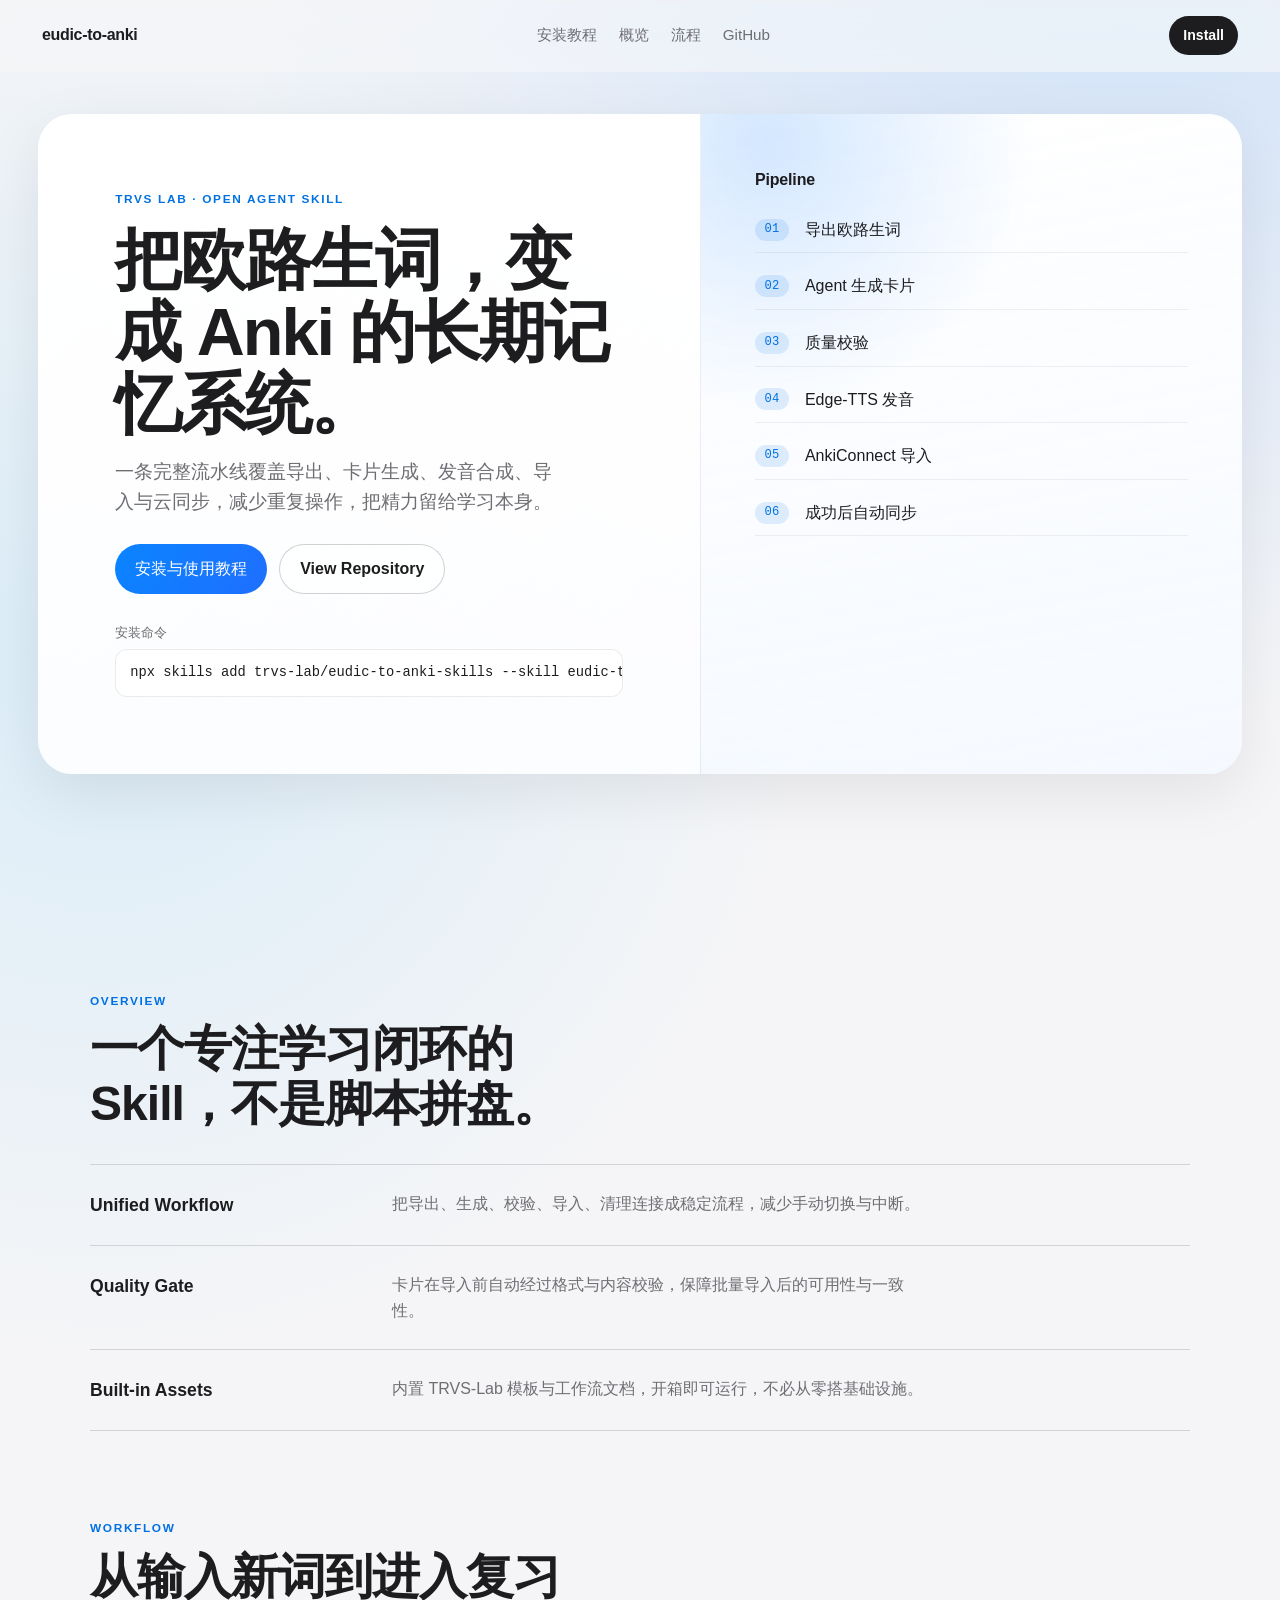
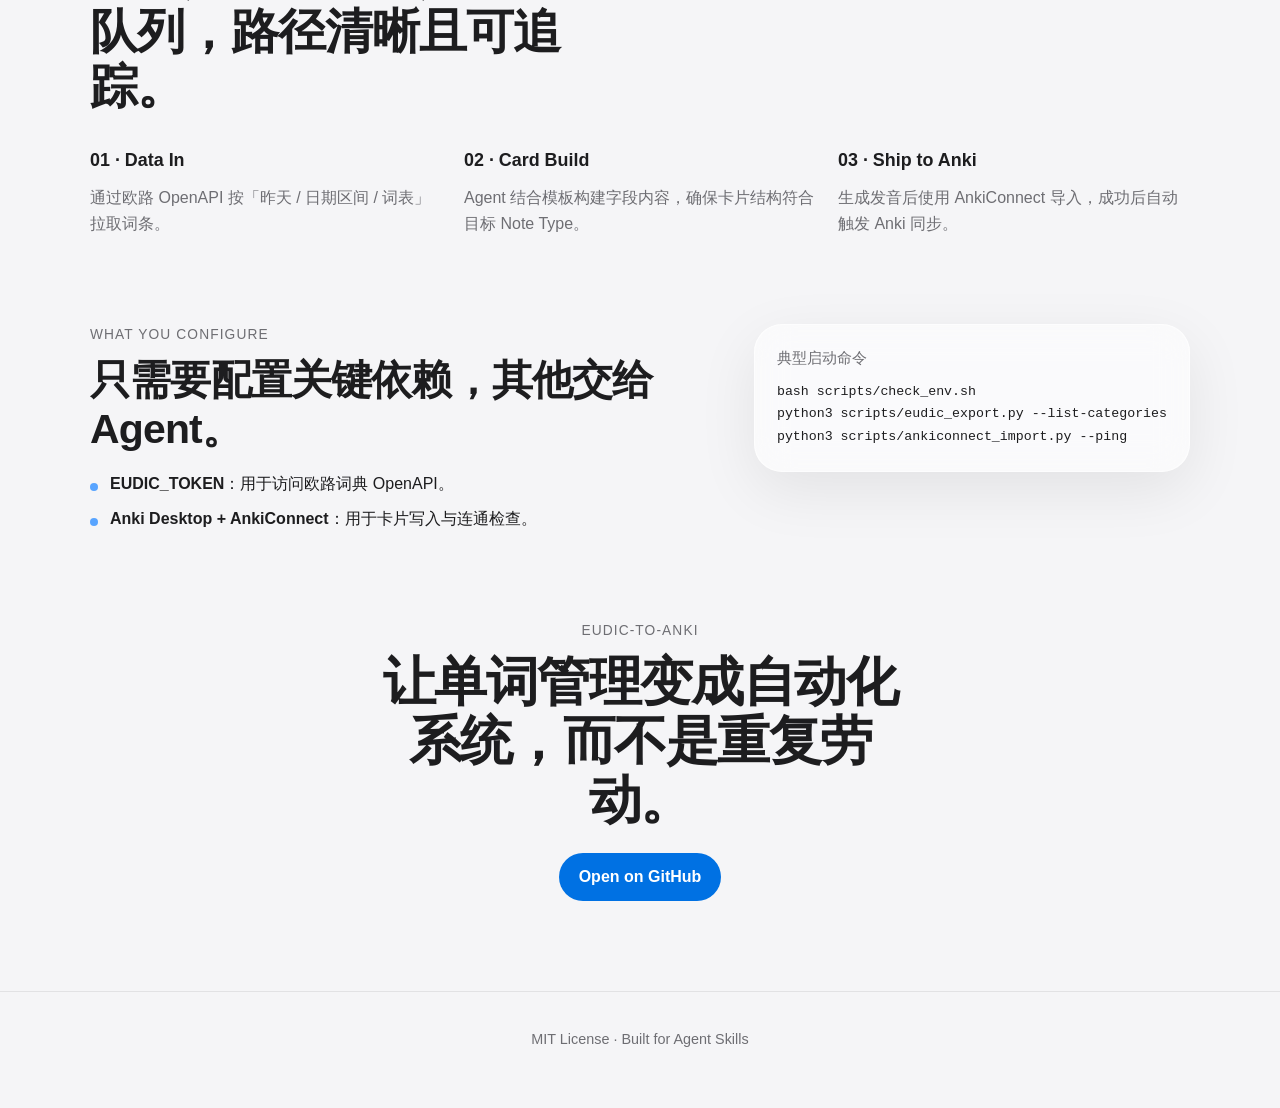
<file: docs/index.html>
<!doctype html>
<html lang="zh-CN">
  <head>
    <meta charset="utf-8" />
    <meta name="viewport" content="width=device-width, initial-scale=1" />
    <title>eudic-to-anki | GitHub Pages</title>
    <meta
      name="description"
      content="eudic-to-anki 是一个开源 Agent Skill：将欧路词典生词自动导出、生成背词卡片并导入 Anki。"
    />
    <link rel="preconnect" href="https://fonts.googleapis.com" />
    <link rel="preconnect" href="https://fonts.gstatic.com" crossorigin />
    <link rel="stylesheet" href="./styles.css" />
    <script defer src="./main.js"></script>
  </head>
  <body>
    <header class="site-nav">
      <a class="brand" href="#top">eudic-to-anki</a>
      <nav aria-label="主导航">
        <a href="https://trvs.dev/blog/20260419-eudic-to-anki-skill/" target="_blank" rel="noreferrer">安装教程</a>
        <a href="#overview">概览</a>
        <a href="#workflow">流程</a>
        <a href="https://github.com/trvs-lab/eudic-to-anki-skills" target="_blank" rel="noreferrer">GitHub</a>
      </nav>
      <a
        class="nav-button"
        href="https://github.com/trvs-lab/eudic-to-anki-skills?tab=readme-ov-file#install"
        target="_blank"
        rel="noreferrer"
        >Install</a
      >
    </header>

    <main id="top">
      <section class="hero">
        <div class="hero-shell">
          <div class="hero-copy">
            <p class="eyebrow">TRVS LAB · OPEN AGENT SKILL</p>
            <h1>把欧路生词，变成 Anki 的长期记忆系统。</h1>
            <p class="lead">
              一条完整流水线覆盖导出、卡片生成、发音合成、导入与云同步，减少重复操作，把精力留给学习本身。
            </p>
            <div class="hero-actions">
              <a
                class="button button-highlight"
                href="https://trvs.dev/blog/20260419-eudic-to-anki-skill/"
                target="_blank"
                rel="noreferrer"
                >安装与使用教程</a
              >
              <a
                class="button button-secondary"
                href="https://github.com/trvs-lab/eudic-to-anki-skills"
                target="_blank"
                rel="noreferrer"
                >View Repository</a
              >
            </div>
            <div class="install-command" aria-label="安装命令">
              <span>安装命令</span>
              <code>npx skills add trvs-lab/eudic-to-anki-skills --skill eudic-to-anki -g -y</code>
            </div>
          </div>

          <aside class="hero-visual reveal">
            <p class="visual-kicker">Pipeline</p>
            <ol>
              <li><span>01</span> 导出欧路生词</li>
              <li><span>02</span> Agent 生成卡片</li>
              <li><span>03</span> 质量校验</li>
              <li><span>04</span> Edge-TTS 发音</li>
              <li><span>05</span> AnkiConnect 导入</li>
              <li><span>06</span> 成功后自动同步</li>
            </ol>
          </aside>
        </div>
      </section>

      <section id="overview" class="section reveal">
        <div class="section-head">
          <p>Overview</p>
          <h2>一个专注学习闭环的 Skill，不是脚本拼盘。</h2>
        </div>
        <div class="feature-lines">
          <article>
            <h3>Unified Workflow</h3>
            <p>把导出、生成、校验、导入、清理连接成稳定流程，减少手动切换与中断。</p>
          </article>
          <article>
            <h3>Quality Gate</h3>
            <p>卡片在导入前自动经过格式与内容校验，保障批量导入后的可用性与一致性。</p>
          </article>
          <article>
            <h3>Built-in Assets</h3>
            <p>内置 TRVS-Lab 模板与工作流文档，开箱即可运行，不必从零搭基础设施。</p>
          </article>
        </div>
      </section>

      <section id="workflow" class="section workflow reveal">
        <div class="section-head">
          <p>Workflow</p>
          <h2>从输入新词到进入复习队列，路径清晰且可追踪。</h2>
        </div>
        <div class="workflow-grid">
          <div>
            <h3>01 · Data In</h3>
            <p>通过欧路 OpenAPI 按「昨天 / 日期区间 / 词表」拉取词条。</p>
          </div>
          <div>
            <h3>02 · Card Build</h3>
            <p>Agent 结合模板构建字段内容，确保卡片结构符合目标 Note Type。</p>
          </div>
          <div>
            <h3>03 · Ship to Anki</h3>
            <p>生成发音后使用 AnkiConnect 导入，成功后自动触发 Anki 同步。</p>
          </div>
        </div>
      </section>

      <section class="section split reveal">
        <div>
          <p class="small-kicker">What You Configure</p>
          <h2>只需要配置关键依赖，其他交给 Agent。</h2>
          <ul class="check-list">
            <li><strong>EUDIC_TOKEN</strong>：用于访问欧路词典 OpenAPI。</li>
            <li><strong>Anki Desktop + AnkiConnect</strong>：用于卡片写入与连通检查。</li>
          </ul>
        </div>
        <aside class="glass">
          <p>典型启动命令</p>
          <pre><code>bash scripts/check_env.sh
python3 scripts/eudic_export.py --list-categories
python3 scripts/ankiconnect_import.py --ping</code></pre>
        </aside>
      </section>

      <section class="section final-cta reveal">
        <p class="small-kicker">eudic-to-anki</p>
        <h2>让单词管理变成自动化系统，而不是重复劳动。</h2>
        <a
          class="button button-primary"
          href="https://github.com/trvs-lab/eudic-to-anki-skills"
          target="_blank"
          rel="noreferrer"
          >Open on GitHub</a
        >
      </section>
    </main>

    <footer class="site-footer">
      <p>MIT License · Built for Agent Skills</p>
    </footer>
  </body>
</html>
</file>
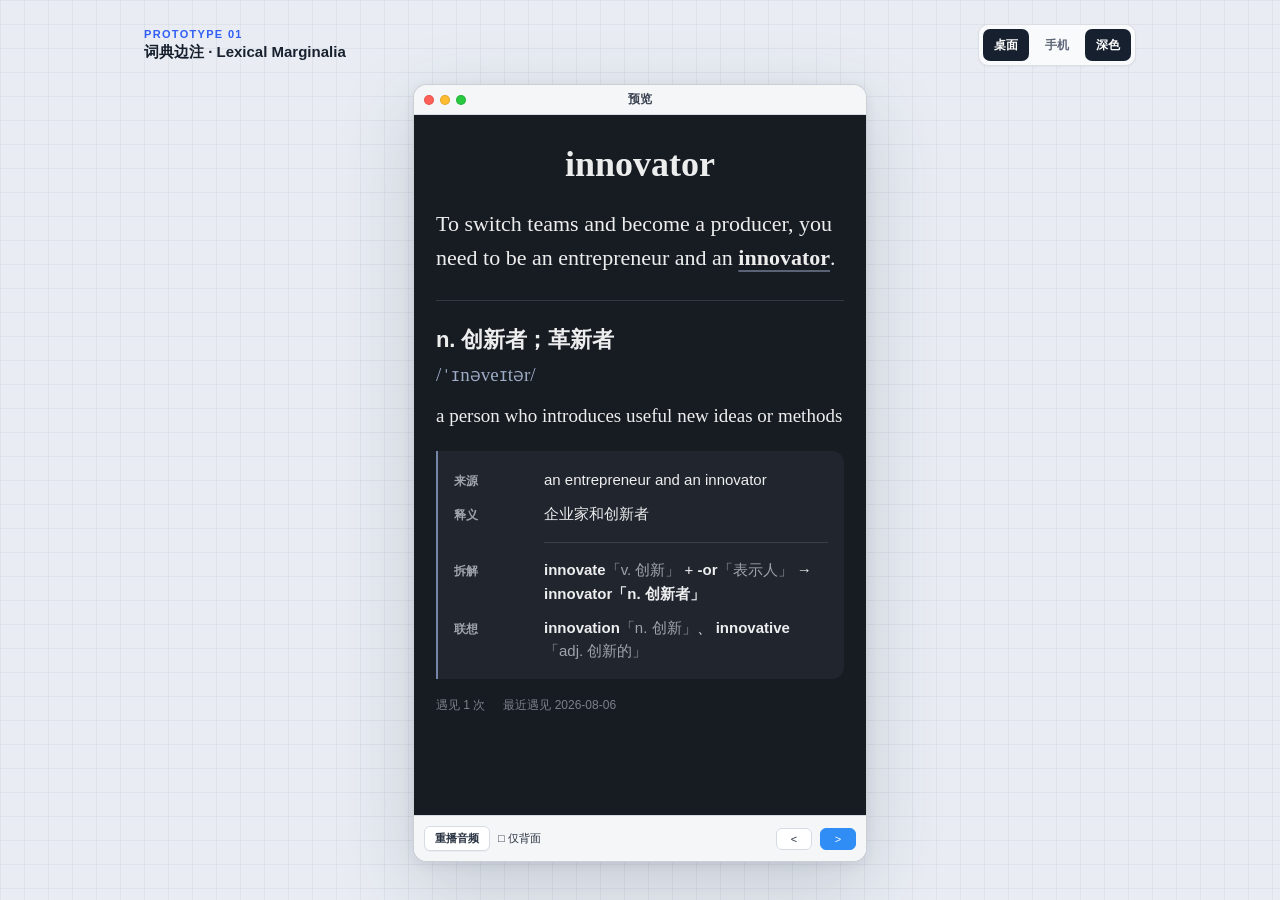
<file: design-previews/trvs-lab-card-redesign-v1.html>
<html lang="zh-CN"><head>
  <meta charset="utf-8">
  <meta name="viewport" content="width=device-width, initial-scale=1">
  <title>TRVS Lab · 词典边注卡片原型</title>
  <style>
    :root {
      color-scheme: light;
      --canvas: #e9edf3;
      --canvas-grid: rgba(80, 94, 118, 0.07);
      --shell: #ffffff;
      --chrome: #f5f6f8;
      --chrome-line: #d8dde5;
      --control: #ffffff;
      --control-active: #17202e;
      --control-active-text: #ffffff;
      --ink: #17202e;
      --muted: #657083;
      --faint: #8f98a8;
      --line: #e2e7ef;
      --accent: #315ef4;
      --accent-soft: rgba(49, 94, 244, 0.12);
      --note-surface: #f3f6fc;
      --paper: #fbfcfe;
      --shadow: 0 24px 80px rgba(34, 47, 72, 0.18), 0 3px 12px rgba(34, 47, 72, 0.08);
      --ease-out: cubic-bezier(0.23, 1, 0.32, 1);
    }

    * {
      box-sizing: border-box;
    }

    html,
    body {
      min-height: 100%;
    }

    body {
      margin: 0;
      color: var(--ink);
      background-color: var(--canvas);
      background-image:
        linear-gradient(var(--canvas-grid) 1px, transparent 1px),
        linear-gradient(90deg, var(--canvas-grid) 1px, transparent 1px);
      background-size: 24px 24px;
      font-family: -apple-system, BlinkMacSystemFont, "Segoe UI", sans-serif;
      -webkit-font-smoothing: antialiased;
    }

    button {
      font: inherit;
    }

    .prototype-shell {
      width: min(100%, 1040px);
      margin: 0 auto;
      padding: 24px;
    }

    .prototype-toolbar {
      display: flex;
      align-items: center;
      justify-content: space-between;
      gap: 16px;
      margin-bottom: 18px;
    }

    .prototype-id {
      min-width: 0;
    }

    .prototype-kicker {
      margin: 0 0 3px;
      color: var(--accent);
      font-size: 11px;
      font-weight: 750;
      letter-spacing: 0.12em;
      text-transform: uppercase;
    }

    .prototype-title {
      margin: 0;
      overflow: hidden;
      color: var(--ink);
      font-size: 15px;
      font-weight: 650;
      text-overflow: ellipsis;
      white-space: nowrap;
    }

    .view-controls {
      display: flex;
      flex: none;
      gap: 5px;
      padding: 4px;
      border: 1px solid rgba(101, 112, 131, 0.2);
      border-radius: 10px;
      background: rgba(255, 255, 255, 0.72);
      box-shadow: 0 1px 2px rgba(34, 47, 72, 0.05);
      backdrop-filter: blur(10px);
    }

    .view-control {
      min-height: 32px;
      padding: 0 11px;
      border: 0;
      border-radius: 7px;
      color: #5b6575;
      background: transparent;
      font-size: 12px;
      font-weight: 650;
      cursor: pointer;
      transition: transform 140ms var(--ease-out), color 140ms ease, background-color 140ms ease;
    }

    .view-control[aria-pressed="true"] {
      color: var(--control-active-text);
      background: var(--control-active);
    }

    .view-control:active {
      transform: scale(0.97);
    }

    .view-control:focus-visible,
    .word-button:focus-visible {
      outline: 3px solid var(--accent-soft);
      outline-offset: 2px;
    }

    .preview-stage {
      display: grid;
      min-height: 760px;
      place-items: start center;
    }

    .anki-window {
      width: 454px;
      overflow: hidden;
      border: 1px solid rgba(85, 98, 119, 0.3);
      border-radius: 14px;
      background: var(--shell);
      box-shadow: var(--shadow);
      transition: width 220ms var(--ease-out);
    }

    .anki-window.is-phone {
      width: 390px;
    }

    .window-bar {
      position: relative;
      display: flex;
      height: 30px;
      align-items: center;
      padding: 0 10px;
      border-bottom: 1px solid var(--chrome-line);
      background: var(--chrome);
    }

    .traffic-lights {
      display: flex;
      gap: 6px;
    }

    .traffic-light {
      width: 10px;
      height: 10px;
      border: 1px solid rgba(0, 0, 0, 0.12);
      border-radius: 50%;
    }

    .traffic-light:nth-child(1) { background: #ff5f57; }
    .traffic-light:nth-child(2) { background: #febc2e; }
    .traffic-light:nth-child(3) { background: #28c840; }

    .window-title {
      position: absolute;
      left: 50%;
      color: #394251;
      font-size: 12px;
      font-weight: 650;
      transform: translateX(-50%);
    }

    .anki-card {
      --card-ink: #17202e;
      --card-muted: #657083;
      --card-faint: #8f98a8;
      --card-line: #e2e7ef;
      --card-ipa: #566b91;
      --card-mark: rgba(76, 96, 137, 0.46);
      --card-rail: #8293b2;
      --card-note: #f4f6fa;
      min-height: 700px;
      padding: 29px 22px 32px;
      color: var(--card-ink);
      background: var(--paper);
      text-align: left;
    }

    .anki-window.is-dark .anki-card {
      --card-ink: rgba(255, 255, 255, 0.92);
      --card-muted: rgba(235, 240, 250, 0.62);
      --card-faint: rgba(235, 240, 250, 0.48);
      --card-line: rgba(235, 240, 250, 0.13);
      --card-ipa: #9eacc7;
      --card-mark: rgba(158, 172, 199, 0.5);
      --card-rail: #7485a8;
      --card-note: rgba(158, 172, 199, 0.07);
      background: #171b22;
    }

    .context-anchor {
      text-align: center;
    }

    .word-button {
      appearance: none;
      margin: 0;
      padding: 0;
      border: 0;
      color: var(--card-ink);
      background: transparent;
      font-family: Georgia, "Times New Roman", serif;
      font-size: 36px;
      font-weight: 650;
      line-height: 1.15;
      cursor: pointer;
      transition: transform 140ms var(--ease-out);
    }

    .word-button:active {
      transform: scale(0.97);
    }

    .card-sentence {
      width: fit-content;
      max-width: 100%;
      margin: 22px auto 0;
      font: 400 22px/1.55 Georgia, "Times New Roman", serif;
      text-align: left;
    }

    mark {
      color: inherit;
      background: transparent;
      font-weight: 700;
      text-decoration: underline;
      text-decoration-color: var(--card-mark);
      text-decoration-thickness: 1.5px;
      text-underline-offset: 5px;
    }

    .answer-panel {
      margin-top: 24px;
      padding-top: 23px;
      border-top: 1px solid var(--card-line);
    }

    .answer-primary {
      font-size: 22px;
      font-weight: 700;
      line-height: 1.45;
      letter-spacing: -0.01em;
    }

    .answer-ipa {
      margin-top: 7px;
      color: var(--card-ipa);
      font: 19px/1.4 Georgia, "Times New Roman", serif;
    }

    .answer-definition {
      margin-top: 13px;
      font: 19px/1.52 Georgia, "Times New Roman", serif;
    }

    .annotation-rail {
      position: relative;
      margin-top: 20px;
      padding: 17px 16px 17px 18px;
      border-radius: 0 12px 12px 0;
      background: var(--card-note);
    }

    .annotation-rail::before {
      position: absolute;
      inset: 0 auto 0 0;
      width: 2px;
      background: var(--card-rail);
      content: "";
    }

    .note-row {
      display: grid;
      grid-template-columns: 78px minmax(0, 1fr);
      gap: 12px;
      align-items: baseline;
      color: var(--card-ink);
      font-size: 15px;
      line-height: 1.55;
    }

    .note-row + .note-row {
      margin-top: 11px;
    }

    .note-row.morphology-start {
      position: relative;
      margin-top: 17px;
      padding-top: 16px;
    }

    .note-row.morphology-start::before {
      position: absolute;
      top: 0;
      right: 0;
      left: 90px;
      height: 1px;
      background: var(--card-line);
      content: "";
    }

    .note-label {
      color: var(--card-muted);
      font-size: 12px;
      font-weight: 650;
      letter-spacing: 0.04em;
      white-space: nowrap;
    }

    .note-value {
      min-width: 0;
    }

    .term {
      font-weight: 650;
    }

    .gloss {
      color: var(--card-muted);
    }

    .derivation-result {
      color: var(--card-ink);
      font-weight: 650;
    }

    .encounter-meta {
      display: flex;
      flex-wrap: wrap;
      gap: 7px 18px;
      margin-top: 18px;
      color: var(--card-faint);
      font-size: 12px;
      font-variant-numeric: tabular-nums;
    }

    .review-bar {
      display: flex;
      min-height: 46px;
      align-items: center;
      gap: 8px;
      padding: 7px 10px;
      border-top: 1px solid var(--chrome-line);
      background: var(--chrome);
      color: #26303f;
      font-size: 11px;
    }

    .review-action {
      padding: 4px 10px;
      border: 1px solid #d7dce4;
      border-radius: 6px;
      background: #fff;
      box-shadow: 0 1px 1px rgba(34, 47, 72, 0.05);
      font-weight: 650;
    }

    .review-spacer {
      flex: 1;
    }

    .review-nav {
      min-width: 36px;
      padding: 4px 9px;
      border: 1px solid #d7dce4;
      border-radius: 6px;
      background: #fff;
      text-align: center;
    }

    .review-nav.next {
      border-color: #2f8df5;
      color: #fff;
      background: #2f8df5;
    }

    @media (max-width: 560px) {
      .prototype-shell {
        padding: 14px;
      }

      .prototype-toolbar {
        align-items: flex-start;
        flex-direction: column;
      }

      .preview-stage {
        place-items: start center;
      }

      .anki-window,
      .anki-window.is-phone {
        width: min(100%, 390px);
      }

      .anki-card {
        padding-right: 18px;
        padding-left: 18px;
      }

      .note-row {
        grid-template-columns: 68px minmax(0, 1fr);
        gap: 10px;
      }

      .note-row.morphology-start::before {
        left: 78px;
      }
    }

    @media (hover: hover) and (pointer: fine) {
      .view-control:hover:not([aria-pressed="true"]) {
        color: var(--ink);
        background: rgba(23, 32, 46, 0.07);
      }

    }

    @media (prefers-reduced-motion: reduce) {
      .anki-window,
      .view-control,
      .word-button {
        transition-duration: 0.01ms;
      }
    }
  </style>
</head>
<body>
  <div class="prototype-shell">
    <header class="prototype-toolbar">
      <div class="prototype-id">
        <p class="prototype-kicker">Prototype 01</p>
        <h1 class="prototype-title">词典边注 · Lexical Marginalia</h1>
      </div>
      <div class="view-controls" aria-label="预览选项">
        <button class="view-control" type="button" data-size="desktop" aria-pressed="true">桌面</button>
        <button class="view-control" type="button" data-size="phone" aria-pressed="false">手机</button>
        <button class="view-control" type="button" data-theme="dark" aria-pressed="true">深色</button>
      </div>
    </header>

    <main class="preview-stage">
      <section class="anki-window is-dark" id="anki-window" aria-label="Anki 卡片样式预览">
        <header class="window-bar">
          <div class="traffic-lights" aria-hidden="true">
            <span class="traffic-light"></span>
            <span class="traffic-light"></span>
            <span class="traffic-light"></span>
          </div>
          <div class="window-title">预览</div>
        </header>

        <article class="anki-card">
          <section class="context-anchor">
            <button class="word-button" type="button" aria-label="播放 innovator 的发音">innovator</button>
            <div class="card-sentence">
              To switch teams and become a producer, you need to be an entrepreneur and an
              <mark>innovator</mark>.
            </div>
          </section>

          <section class="answer-panel">
            <div class="answer-primary">n. 创新者；革新者</div>
            <div class="answer-ipa">/ˈɪnəveɪtər/</div>
            <div class="answer-definition">a person who introduces useful new ideas or methods</div>

            <section class="annotation-rail" aria-label="语境与构词笔记">
              <div class="note-row">
                <span class="note-label">来源</span>
                <span class="note-value">an entrepreneur and an innovator</span>
              </div>
              <div class="note-row">
                <span class="note-label">释义</span>
                <span class="note-value">企业家和创新者</span>
              </div>
              <div class="note-row morphology-start">
                <span class="note-label">拆解</span>
                <span class="note-value">
                  <span class="term">innovate</span><span class="gloss">「v. 创新」</span>
                  + <span class="term">-or</span><span class="gloss">「表示人」</span>
                  → <span class="derivation-result">innovator「n. 创新者」</span>
                </span>
              </div>
              <div class="note-row">
                <span class="note-label">联想</span>
                <span class="note-value">
                  <span class="term">innovation</span><span class="gloss">「n. 创新」</span>、
                  <span class="term">innovative</span><span class="gloss">「adj. 创新的」</span>
                </span>
              </div>
            </section>

            <div class="encounter-meta">
              <span>遇见 1 次</span>
              <span>最近遇见 2026-08-06</span>
            </div>
          </section>
        </article>

        <footer class="review-bar" aria-hidden="true">
          <span class="review-action">重播音频</span>
          <span>□ 仅背面</span>
          <span class="review-spacer"></span>
          <span class="review-nav">&lt;</span>
          <span class="review-nav next">&gt;</span>
        </footer>
      </section>
    </main>
  </div>

  <script>
    (function () {
      var preview = document.getElementById("anki-window");
      var sizeButtons = document.querySelectorAll("[data-size]");
      var themeButton = document.querySelector("[data-theme]");

      sizeButtons.forEach(function (button) {
        button.addEventListener("click", function () {
          var isPhone = button.getAttribute("data-size") === "phone";
          preview.classList.toggle("is-phone", isPhone);
          sizeButtons.forEach(function (item) {
            item.setAttribute("aria-pressed", item === button ? "true" : "false");
          });
        });
      });

      themeButton.addEventListener("click", function () {
        var nextState = themeButton.getAttribute("aria-pressed") !== "true";
        preview.classList.toggle("is-dark", nextState);
        themeButton.setAttribute("aria-pressed", nextState ? "true" : "false");
      });
    })();
  </script>


</body><div id="codex-browser-sidebar-comments-root" style="position: fixed; inset: 0px; pointer-events: none; z-index: 2147483647;"></div></html>
</file>
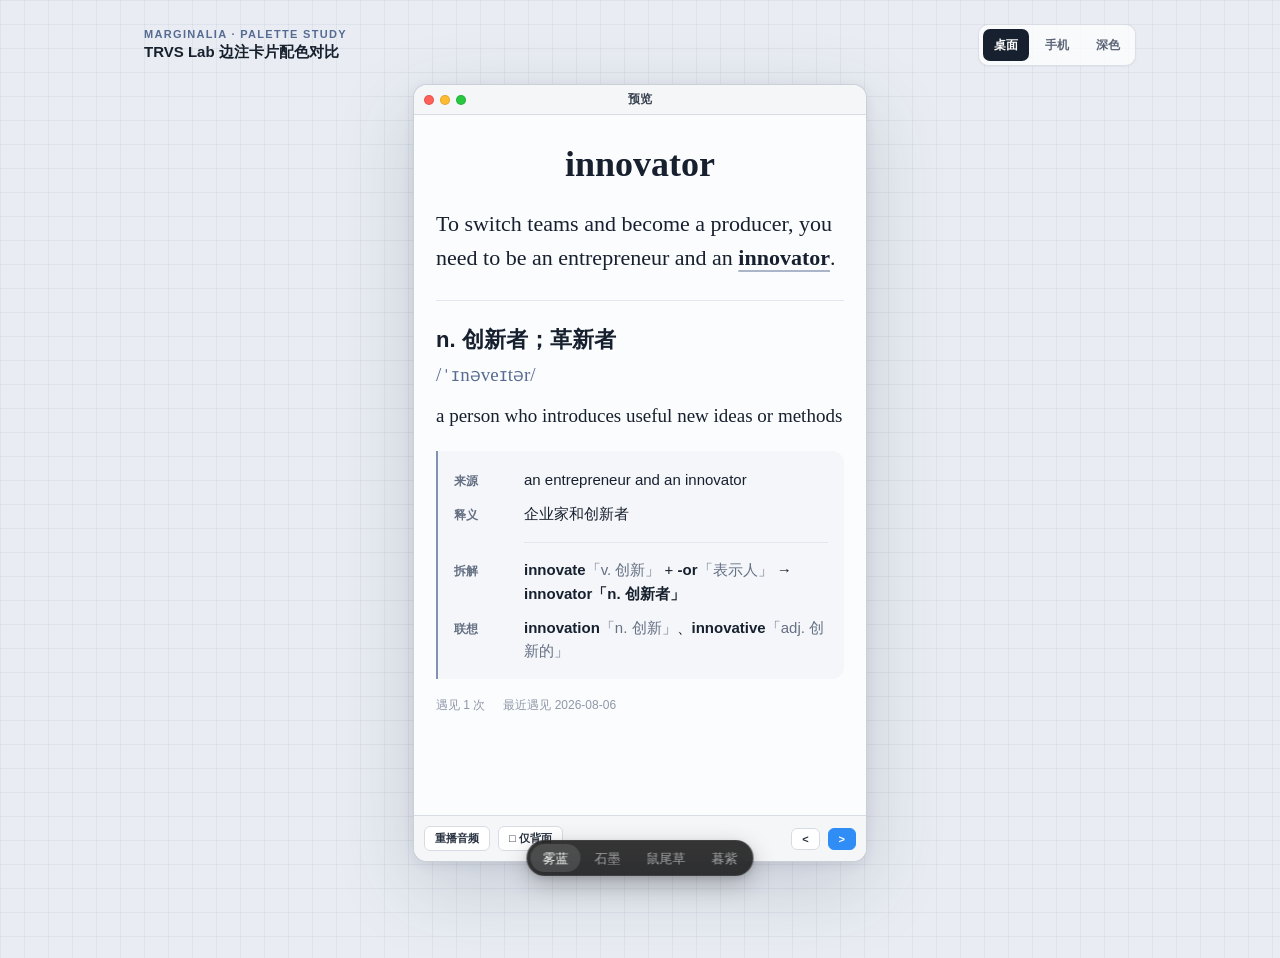
<file: design-previews/trvs-lab-card-variants.html>
<!doctype html>
<html lang="zh-CN">
<head>
  <meta charset="utf-8">
  <meta name="viewport" content="width=device-width, initial-scale=1">
  <title>TRVS Lab · 边注卡片配色对比</title>
  <style>
    :root { --canvas:#e9edf3; --grid:rgba(80,94,118,.07); --ease:cubic-bezier(.23,1,.32,1); }
    * { box-sizing:border-box; }
    html, body { min-height:100%; scrollbar-width:none; -ms-overflow-style:none; }
    html::-webkit-scrollbar, body::-webkit-scrollbar { display:none; width:0; height:0; }
    body { margin:0; color:#17202e; background-color:var(--canvas); background-image:linear-gradient(var(--grid) 1px,transparent 1px),linear-gradient(90deg,var(--grid) 1px,transparent 1px); background-size:24px 24px; font-family:-apple-system,BlinkMacSystemFont,"Segoe UI",sans-serif; -webkit-font-smoothing:antialiased; }
    button { font:inherit; }
    .shell { width:min(100%,1040px); margin:auto; padding:24px 24px 96px; }
    .toolbar { display:flex; align-items:center; justify-content:space-between; gap:16px; margin-bottom:18px; }
    .kicker { margin:0 0 3px; color:#566b91; font-size:11px; font-weight:750; letter-spacing:.12em; text-transform:uppercase; }
    h1 { margin:0; font-size:15px; font-weight:650; }
    .controls { display:flex; gap:5px; padding:4px; border:1px solid rgba(101,112,131,.2); border-radius:10px; background:rgba(255,255,255,.72); box-shadow:0 1px 2px rgba(34,47,72,.05); }
    .control { min-height:32px; padding:0 11px; border:0; border-radius:7px; color:#5b6575; background:transparent; font-size:12px; font-weight:650; cursor:pointer; transition:transform 140ms var(--ease),color 140ms ease,background-color 140ms ease; }
    .control[aria-pressed="true"] { color:#fff; background:#17202e; }
    .control:active { transform:scale(.97); }
    #stage { display:grid; min-height:760px; place-items:start center; }
    .anki-window { width:454px; overflow:hidden; border:1px solid rgba(85,98,119,.3); border-radius:14px; background:#fff; box-shadow:0 24px 80px rgba(34,47,72,.18),0 3px 12px rgba(34,47,72,.08); }
    .anki-window.phone { width:390px; }
    .window-bar { position:relative; display:flex; height:30px; align-items:center; padding:0 10px; border-bottom:1px solid #d8dde5; background:#f5f6f8; }
    .lights { display:flex; gap:6px; }
    .lights i { width:10px; height:10px; border:1px solid rgba(0,0,0,.12); border-radius:50%; }
    .lights i:nth-child(1) { background:#ff5f57; } .lights i:nth-child(2) { background:#febc2e; } .lights i:nth-child(3) { background:#28c840; }
    .window-title { position:absolute; left:50%; color:#394251; font-size:12px; font-weight:650; transform:translateX(-50%); }
    .card { --ink:#17202e; --muted:#657083; --faint:#8f98a8; --line:#e2e7ef; --ipa:#566b91; --mark:rgba(76,96,137,.46); --rail:#8293b2; --note:#f4f6fa; --paper:#fbfcfe; min-height:700px; padding:29px 22px 32px; color:var(--ink); background:var(--paper); }
    .card.graphite { --ink:#202329; --muted:#666a72; --faint:#91949a; --line:#e1e2e4; --ipa:#62666e; --mark:rgba(65,70,78,.36); --rail:#9b9fa6; --note:#f5f5f5; --paper:#fcfcfb; }
    .card.sage { --ink:#1d2926; --muted:#61716c; --faint:#8b9995; --line:#dfe7e3; --ipa:#4f6f67; --mark:rgba(75,106,98,.42); --rail:#8ba49d; --note:#f1f6f4; --paper:#fbfdfc; }
    .card.dusk { --ink:#28232f; --muted:#706779; --faint:#9a92a3; --line:#e6e1e9; --ipa:#6e627e; --mark:rgba(106,92,123,.4); --rail:#a095ad; --note:#f6f3f7; --paper:#fdfbfd; }
    .dark .card { --ink:rgba(255,255,255,.9); --muted:rgba(235,240,250,.62); --faint:rgba(235,240,250,.48); --line:rgba(235,240,250,.13); --ipa:#9eacc7; --mark:rgba(158,172,199,.5); --rail:#7485a8; --note:rgba(158,172,199,.07); --paper:#171b22; }
    .dark .card.graphite { --ink:rgba(255,255,255,.9); --muted:rgba(238,239,242,.6); --faint:rgba(238,239,242,.46); --line:rgba(238,239,242,.12); --ipa:#a4a7ad; --mark:rgba(164,167,173,.45); --rail:#7d8188; --note:rgba(238,239,242,.055); --paper:#1a1b1d; }
    .dark .card.sage { --ink:rgba(246,252,249,.91); --muted:rgba(220,236,230,.6); --faint:rgba(220,236,230,.45); --line:rgba(220,236,230,.12); --ipa:#9bb7af; --mark:rgba(155,183,175,.45); --rail:#708f87; --note:rgba(155,183,175,.065); --paper:#17201e; }
    .dark .card.dusk { --ink:rgba(251,247,253,.91); --muted:rgba(234,224,240,.61); --faint:rgba(234,224,240,.46); --line:rgba(234,224,240,.12); --ipa:#b1a4be; --mark:rgba(177,164,190,.45); --rail:#897a98; --note:rgba(177,164,190,.065); --paper:#1c1921; }
    .front { text-align:center; }
    .word { -webkit-appearance:none; appearance:none; -webkit-tap-highlight-color:transparent; margin:0; padding:0; border:0; border-radius:0; box-shadow:none; min-width:0; min-height:0; outline:none; color:var(--ink); background:transparent; font:650 36px/1.15 Georgia,"Times New Roman",serif; cursor:pointer; transition:transform 140ms var(--ease); }
    .word:active { transform:scale(.97); }
    .word:hover, .word:active, .word:focus { border-color:transparent; box-shadow:none; color:var(--ink); background:transparent; }
    .word:focus { outline:none; }
    .word:focus-visible { outline:3px solid rgba(79,111,103,.18); outline-offset:3px; }
    .sentence { width:fit-content; max-width:100%; margin:22px auto 0; font:400 22px/1.55 Georgia,"Times New Roman",serif; text-align:left; }
    mark { color:inherit; background:transparent; font-weight:700; text-decoration:underline; text-decoration-color:var(--mark); text-decoration-thickness:1.5px; text-underline-offset:5px; }
    .answer { margin-top:24px; padding-top:23px; border-top:1px solid var(--line); }
    .meaning { font-size:22px; font-weight:700; line-height:1.45; }
    .ipa { margin-top:7px; color:var(--ipa); font:19px/1.4 Georgia,"Times New Roman",serif; }
    .definition { margin-top:13px; font:19px/1.52 Georgia,"Times New Roman",serif; }
    .rail { position:relative; margin-top:20px; padding:17px 16px 17px 18px; border-radius:0 12px 12px 0; background:var(--note); }
    .rail::before { position:absolute; inset:0 auto 0 0; width:2px; background:var(--rail); content:""; }
    .row { display:grid; grid-template-columns:60px minmax(0,1fr); gap:10px; align-items:baseline; font-size:15px; line-height:1.55; }
    .row + .row { margin-top:11px; }
    .row.breakdown { position:relative; margin-top:17px; padding-top:16px; }
    .row.breakdown::before { position:absolute; top:0; right:0; left:70px; height:1px; background:var(--line); content:""; }
    .label { color:var(--muted); font-size:12px; font-weight:650; letter-spacing:.04em; }
    .term, .result { font-weight:650; } .gloss { color:var(--muted); }
    .meta { display:flex; flex-wrap:wrap; gap:7px 18px; margin-top:18px; color:var(--faint); font-size:12px; font-variant-numeric:tabular-nums; }
    .review { display:flex; min-height:46px; align-items:center; gap:8px; padding:7px 10px; border-top:1px solid #d8dde5; background:#f5f6f8; color:#26303f; font-size:11px; }
    .review span { padding:4px 10px; border:1px solid #d7dce4; border-radius:6px; background:#fff; font-weight:650; } .review .spacer { flex:1; border:0; background:transparent; } .review .next { color:#fff; border-color:#2f8df5; background:#2f8df5; }
    .proto-picker { position:fixed; bottom:24px; left:50%; transform:translateX(-50%); z-index:2147483647; display:flex; align-items:center; gap:2px; padding:4px; border-radius:999px; background:rgba(10,10,10,.82); -webkit-backdrop-filter:blur(12px) saturate(1.4); backdrop-filter:blur(12px) saturate(1.4); box-shadow:0 0 0 1px rgba(255,255,255,.08) inset,0 8px 24px rgba(0,0,0,.24),0 2px 6px rgba(0,0,0,.12); font-family:-apple-system,BlinkMacSystemFont,"Segoe UI",sans-serif; font-size:13px; line-height:1; -webkit-font-smoothing:antialiased; user-select:none; -webkit-user-select:none; }
    .proto-picker-highlight { position:absolute; top:4px; left:0; height:28px; border-radius:999px; background:rgba(255,255,255,.12); will-change:transform; }
    .proto-picker[data-ready] .proto-picker-highlight { transition:transform 250ms cubic-bezier(.23,1,.32,1),width 250ms cubic-bezier(.23,1,.32,1); }
    .proto-picker-item { position:relative; display:flex; align-items:center; height:28px; padding:0 12px; border:0; border-radius:999px; background:transparent; color:rgba(255,255,255,.55); font:inherit; cursor:pointer; transition:color 150ms ease-out; }
    .proto-picker-item:hover { color:rgba(255,255,255,.85); } .proto-picker-item:active { transform:scale(.97); } .proto-picker-item:focus-visible { outline:2px solid rgba(255,255,255,.4); outline-offset:2px; } .proto-picker-item[data-active] { color:#fff; }
    @media(max-width:560px) { .shell{padding:14px 14px 96px}.toolbar{align-items:flex-start;flex-direction:column}.anki-window,.anki-window.phone{width:min(100%,390px)}.card{padding-left:18px;padding-right:18px}.row{grid-template-columns:54px minmax(0,1fr);gap:8px}.row.breakdown::before{left:62px}.proto-picker-item{padding:0 10px} }
    @media(prefers-reduced-motion:reduce) { .proto-picker[data-ready] .proto-picker-highlight{transition:none}.control,.word{transition-duration:.01ms} }
  </style>
</head>
<body>
  <div class="shell">
    <header class="toolbar"><div><p class="kicker">Marginalia · palette study</p><h1>TRVS Lab 边注卡片配色对比</h1></div><div class="controls"><button class="control" data-size="desktop" aria-pressed="true">桌面</button><button class="control" data-size="phone" aria-pressed="false">手机</button><button class="control" data-theme aria-pressed="false">深色</button></div></header>
    <main id="stage"></main>
  </div>
  <nav class="proto-picker" aria-label="Prototype variants"><span class="proto-picker-highlight" aria-hidden="true"></span><button class="proto-picker-item" data-active aria-current="true">雾蓝</button><button class="proto-picker-item">石墨</button><button class="proto-picker-item">鼠尾草</button><button class="proto-picker-item">暮紫</button></nav>
  <script>
    const palettes=["fog","graphite","sage","dusk"];
    const state={phone:false,dark:false};
    const card=palette=>`<section class="anki-window ${state.phone?"phone":""} ${state.dark?"dark":""}"><header class="window-bar"><div class="lights"><i></i><i></i><i></i></div><div class="window-title">预览</div></header><article class="card ${palette}"><section class="front"><button class="word" type="button" aria-label="播放 innovator 的发音">innovator</button><div class="sentence">To switch teams and become a producer, you need to be an entrepreneur and an <mark>innovator</mark>.</div></section><section class="answer"><div class="meaning">n. 创新者；革新者</div><div class="ipa">/ˈɪnəveɪtər/</div><div class="definition">a person who introduces useful new ideas or methods</div><section class="rail"><div class="row"><span class="label">来源</span><span>an entrepreneur and an innovator</span></div><div class="row"><span class="label">释义</span><span>企业家和创新者</span></div><div class="row breakdown"><span class="label">拆解</span><span><span class="term">innovate</span><span class="gloss">「v. 创新」</span> + <span class="term">-or</span><span class="gloss">「表示人」</span> → <span class="result">innovator「n. 创新者」</span></span></div><div class="row"><span class="label">联想</span><span><span class="term">innovation</span><span class="gloss">「n. 创新」</span>、<span class="term">innovative</span><span class="gloss">「adj. 创新的」</span></span></div></section><div class="meta"><span>遇见 1 次</span><span>最近遇见 2026-08-06</span></div></section></article><footer class="review"><span>重播音频</span><span>□ 仅背面</span><span class="spacer"></span><span>&lt;</span><span class="next">&gt;</span></footer></section>`;
    const stage=document.getElementById("stage"),picker=document.querySelector(".proto-picker"),highlight=picker.querySelector(".proto-picker-highlight"),items=[...picker.querySelectorAll(".proto-picker-item")]; let current=0;
    function moveHighlight(){const el=items[current];highlight.style.width=el.offsetWidth+"px";highlight.style.transform=`translateX(${el.offsetLeft}px)`}
    function mount(){stage.innerHTML=card(palettes[current])}
    function setActive(i){if(i<0||i>=palettes.length)return;current=i;items.forEach((el,j)=>{el.toggleAttribute("data-active",j===i);j===i?el.setAttribute("aria-current","true"):el.removeAttribute("aria-current")});moveHighlight();const url=new URL(location);url.searchParams.set("v",i+1);history.replaceState(null,"",url);mount()}
    items.forEach((el,i)=>el.addEventListener("click",()=>setActive(i)));window.addEventListener("resize",moveHighlight);
    document.addEventListener("keydown",e=>{if(/^(INPUT|TEXTAREA|SELECT)$/.test(e.target.tagName)||e.target.isContentEditable||e.metaKey||e.ctrlKey||e.altKey)return;const n=parseInt(e.key,10);if(n>=1&&n<=4)setActive(n-1);else if(e.key==="ArrowRight")setActive((current+1)%4);else if(e.key==="ArrowLeft")setActive((current+3)%4)});
    document.querySelectorAll("[data-size]").forEach(button=>button.addEventListener("click",()=>{state.phone=button.dataset.size==="phone";document.querySelectorAll("[data-size]").forEach(item=>item.setAttribute("aria-pressed",item===button?"true":"false"));mount()}));
    document.querySelector("[data-theme]").addEventListener("click",e=>{state.dark=!state.dark;e.currentTarget.setAttribute("aria-pressed",state.dark?"true":"false");mount()});
    setActive((parseInt(new URLSearchParams(location.search).get("v"),10)||1)-1);requestAnimationFrame(()=>requestAnimationFrame(()=>picker.setAttribute("data-ready","")));
  </script>
</body>
</html>
</file>
<file: docs/styles.css>
:root {
  --bg: #f5f5f7;
  --surface: #ffffff;
  --ink: #1d1d1f;
  --muted: #6e6e73;
  --line: #d2d2d7;
  --blue: #0071e3;
  --blue-soft: #58a4ff;
  --radius-lg: 28px;
  --radius-md: 18px;
  --shadow-soft: 0 18px 60px rgba(0, 0, 0, 0.08);
}

* {
  box-sizing: border-box;
}

html,
body {
  margin: 0;
  padding: 0;
}

body {
  font-family: "SF Pro Display", "SF Pro Text", "PingFang SC", "Helvetica Neue", "Avenir Next", sans-serif;
  background:
    radial-gradient(circle at 88% -8%, rgba(88, 164, 255, 0.28), transparent 30%),
    radial-gradient(circle at 8% 24%, rgba(56, 185, 255, 0.14), transparent 30%),
    var(--bg);
  color: var(--ink);
  line-height: 1.6;
  -webkit-font-smoothing: antialiased;
}

a {
  color: inherit;
}

.site-nav {
  position: sticky;
  top: 0;
  z-index: 20;
  display: flex;
  align-items: center;
  justify-content: space-between;
  gap: 24px;
  padding: 16px min(4vw, 42px);
  background: rgba(245, 245, 247, 0.7);
  backdrop-filter: saturate(180%) blur(14px);
  border-bottom: 1px solid transparent;
  transition: border-color 0.3s ease, background 0.3s ease;
}

.site-nav.is-scrolled {
  border-bottom-color: rgba(210, 210, 215, 0.8);
  background: rgba(245, 245, 247, 0.9);
}

.brand {
  font-weight: 640;
  text-decoration: none;
  letter-spacing: -0.02em;
}

.site-nav nav {
  display: flex;
  align-items: center;
  gap: 22px;
}

.site-nav nav a {
  font-size: 0.95rem;
  color: var(--muted);
  text-decoration: none;
  transition: color 0.25s ease;
}

.site-nav nav a:hover {
  color: var(--ink);
}

.nav-button {
  padding: 8px 14px;
  border-radius: 999px;
  background: var(--ink);
  color: #fff;
  text-decoration: none;
  font-size: 0.88rem;
  font-weight: 560;
}

main {
  width: 100%;
}

.hero {
  min-height: calc(100svh - 68px);
  padding: 42px 0 66px;
}

.hero-shell {
  width: min(1240px, 94vw);
  margin: 0 auto;
  border-radius: 34px;
  overflow: hidden;
  background:
    linear-gradient(130deg, rgba(255, 255, 255, 0.96), rgba(255, 255, 255, 0.7)),
    linear-gradient(20deg, #dfefff 0%, #f5f7ff 35%, #ffffff 80%);
  display: grid;
  grid-template-columns: 1.1fr 0.9fr;
  box-shadow: var(--shadow-soft);
}

.hero-copy {
  padding: clamp(42px, 6vw, 88px);
  display: flex;
  flex-direction: column;
  justify-content: center;
  animation: fade-up 0.9s ease both;
}

.eyebrow {
  margin: 0 0 16px;
  color: var(--blue);
  letter-spacing: 0.14em;
  text-transform: uppercase;
  font-size: 0.74rem;
  font-weight: 640;
}

.hero h1 {
  margin: 0 0 16px;
  font-size: clamp(2.05rem, 5.2vw, 4.35rem);
  line-height: 1.08;
  letter-spacing: -0.03em;
  max-width: 14ch;
}

.lead {
  margin: 0;
  max-width: 44ch;
  color: var(--muted);
  font-size: clamp(1.04rem, 1.45vw, 1.24rem);
}

.hero-actions {
  margin-top: 28px;
  display: flex;
  flex-wrap: wrap;
  gap: 12px;
}

.button {
  display: inline-flex;
  align-items: center;
  justify-content: center;
  text-decoration: none;
  border-radius: 999px;
  padding: 11px 20px;
  font-weight: 560;
  transition: transform 0.25s ease, box-shadow 0.25s ease, background 0.25s ease;
}

.button:hover {
  transform: translateY(-2px);
}

.button-primary {
  background: var(--blue);
  color: #fff;
}

.button-primary:hover {
  box-shadow: 0 8px 28px rgba(0, 113, 227, 0.35);
}

.button-secondary {
  border: 1px solid rgba(29, 29, 31, 0.2);
  color: var(--ink);
  background: rgba(255, 255, 255, 0.6);
}

.button-highlight {
  color: #fff;
  background: linear-gradient(120deg, #0a84ff, #1f6fff);
}

.button-highlight:hover {
  box-shadow: 0 10px 30px rgba(0, 113, 227, 0.36);
}

.install-command {
  margin-top: 28px;
  display: grid;
  gap: 6px;
  max-width: 100%;
}

.install-command span {
  color: var(--muted);
  font-size: 0.84rem;
}

.install-command code {
  overflow-x: auto;
  white-space: nowrap;
  display: block;
  border: 1px solid rgba(0, 0, 0, 0.08);
  border-radius: 12px;
  padding: 12px 14px;
  font-family: "SF Mono", "JetBrains Mono", Menlo, Monaco, monospace;
  font-size: 0.86rem;
  background: rgba(255, 255, 255, 0.8);
}

.hero-visual {
  padding: clamp(38px, 4.2vw, 64px);
  background:
    radial-gradient(circle at 12% 4%, rgba(88, 164, 255, 0.26), transparent 34%),
    linear-gradient(170deg, rgba(255, 255, 255, 0.86), rgba(242, 247, 255, 0.75));
  border-left: 1px solid rgba(0, 0, 0, 0.06);
}

.visual-kicker {
  margin: 0 0 14px;
  font-weight: 620;
  letter-spacing: -0.01em;
}

.hero-visual ol {
  list-style: none;
  margin: 0;
  padding: 0;
  display: grid;
  gap: 10px;
}

.hero-visual li {
  display: grid;
  grid-template-columns: 38px 1fr;
  align-items: center;
  gap: 12px;
  padding: 10px 0;
  border-bottom: 1px solid rgba(0, 0, 0, 0.06);
}

.hero-visual li span {
  display: inline-flex;
  align-items: center;
  justify-content: center;
  font-family: "SF Mono", "JetBrains Mono", Menlo, Monaco, monospace;
  font-size: 0.76rem;
  width: 34px;
  height: 22px;
  border-radius: 999px;
  color: var(--blue);
  background: rgba(0, 113, 227, 0.12);
}

.section {
  width: min(1100px, 90vw);
  margin: 88px auto 0;
}

.section-head p {
  margin: 0;
  color: var(--blue);
  text-transform: uppercase;
  letter-spacing: 0.14em;
  font-weight: 600;
  font-size: 0.74rem;
}

.section-head h2 {
  margin: 12px 0 0;
  font-size: clamp(1.8rem, 4vw, 3rem);
  line-height: 1.14;
  letter-spacing: -0.02em;
  max-width: 18ch;
}

.feature-lines {
  margin-top: 32px;
  border-top: 1px solid var(--line);
}

.feature-lines article {
  display: grid;
  grid-template-columns: 280px 1fr;
  gap: 22px;
  padding: 26px 0;
  border-bottom: 1px solid var(--line);
}

.feature-lines h3 {
  margin: 0;
  font-size: 1.1rem;
}

.feature-lines p {
  margin: 0;
  color: var(--muted);
  max-width: 60ch;
}

.workflow-grid {
  margin-top: 32px;
  display: grid;
  grid-template-columns: repeat(3, minmax(0, 1fr));
  gap: 22px;
}

.workflow-grid h3 {
  margin: 0 0 10px;
  font-size: 1.12rem;
}

.workflow-grid p {
  margin: 0;
  color: var(--muted);
}

.split {
  display: grid;
  grid-template-columns: 1.2fr 0.8fr;
  gap: 26px;
  align-items: start;
}

.small-kicker {
  margin: 0;
  color: var(--muted);
  font-size: 0.86rem;
  letter-spacing: 0.08em;
  text-transform: uppercase;
}

.split h2 {
  margin: 10px 0 16px;
  font-size: clamp(1.72rem, 3.2vw, 2.6rem);
  line-height: 1.2;
  letter-spacing: -0.02em;
}

.check-list {
  list-style: none;
  margin: 0;
  padding: 0;
  display: grid;
  gap: 10px;
}

.check-list li {
  position: relative;
  padding-left: 20px;
}

.check-list li::before {
  content: "";
  position: absolute;
  left: 0;
  top: 12px;
  width: 8px;
  height: 8px;
  border-radius: 50%;
  background: var(--blue-soft);
}

.glass {
  border-radius: var(--radius-lg);
  border: 1px solid rgba(255, 255, 255, 0.6);
  background: rgba(255, 255, 255, 0.54);
  backdrop-filter: blur(18px) saturate(150%);
  padding: 22px;
  box-shadow: var(--shadow-soft);
}

.glass p {
  margin: 0 0 10px;
  font-size: 0.92rem;
  color: var(--muted);
}

.glass pre {
  margin: 0;
  padding: 0;
  overflow-x: auto;
}

.glass code {
  font-family: "SF Mono", "JetBrains Mono", Menlo, Monaco, monospace;
  font-size: 0.83rem;
  line-height: 1.7;
}

.final-cta {
  text-align: center;
  padding-bottom: 90px;
}

.final-cta h2 {
  margin: 10px auto 24px;
  max-width: 18ch;
  font-size: clamp(1.9rem, 4.2vw, 3.3rem);
  line-height: 1.12;
  letter-spacing: -0.03em;
}

.site-footer {
  border-top: 1px solid rgba(0, 0, 0, 0.08);
  padding: 22px 22px 42px;
  text-align: center;
  color: var(--muted);
  font-size: 0.9rem;
}

.reveal {
  opacity: 0;
  transform: translateY(24px);
  transition: opacity 0.7s ease, transform 0.7s ease;
}

.reveal.is-visible {
  opacity: 1;
  transform: translateY(0);
}

@keyframes fade-up {
  from {
    opacity: 0;
    transform: translateY(28px);
  }

  to {
    opacity: 1;
    transform: translateY(0);
  }
}

@media (max-width: 980px) {
  .site-nav nav {
    display: none;
  }

  .hero-shell {
    grid-template-columns: 1fr;
  }

  .hero-visual {
    border-left: none;
    border-top: 1px solid rgba(0, 0, 0, 0.06);
  }

  .feature-lines article {
    grid-template-columns: 1fr;
    gap: 10px;
  }

  .workflow-grid {
    grid-template-columns: 1fr;
  }

  .split {
    grid-template-columns: 1fr;
  }
}

@media (max-width: 640px) {
  .site-nav {
    padding: 12px 14px;
  }

  .nav-button {
    font-size: 0.8rem;
    padding: 8px 12px;
  }

  .hero {
    min-height: auto;
    padding-top: 18px;
  }

  .hero-shell {
    width: 100%;
    border-radius: 0;
    box-shadow: none;
  }

  .hero-copy,
  .hero-visual {
    padding: 26px 18px;
  }

  .section {
    width: min(1100px, 92vw);
    margin-top: 72px;
  }

  .hero-actions {
    width: 100%;
  }

  .button {
    flex: 1;
    min-width: 140px;
  }
}
</file>
